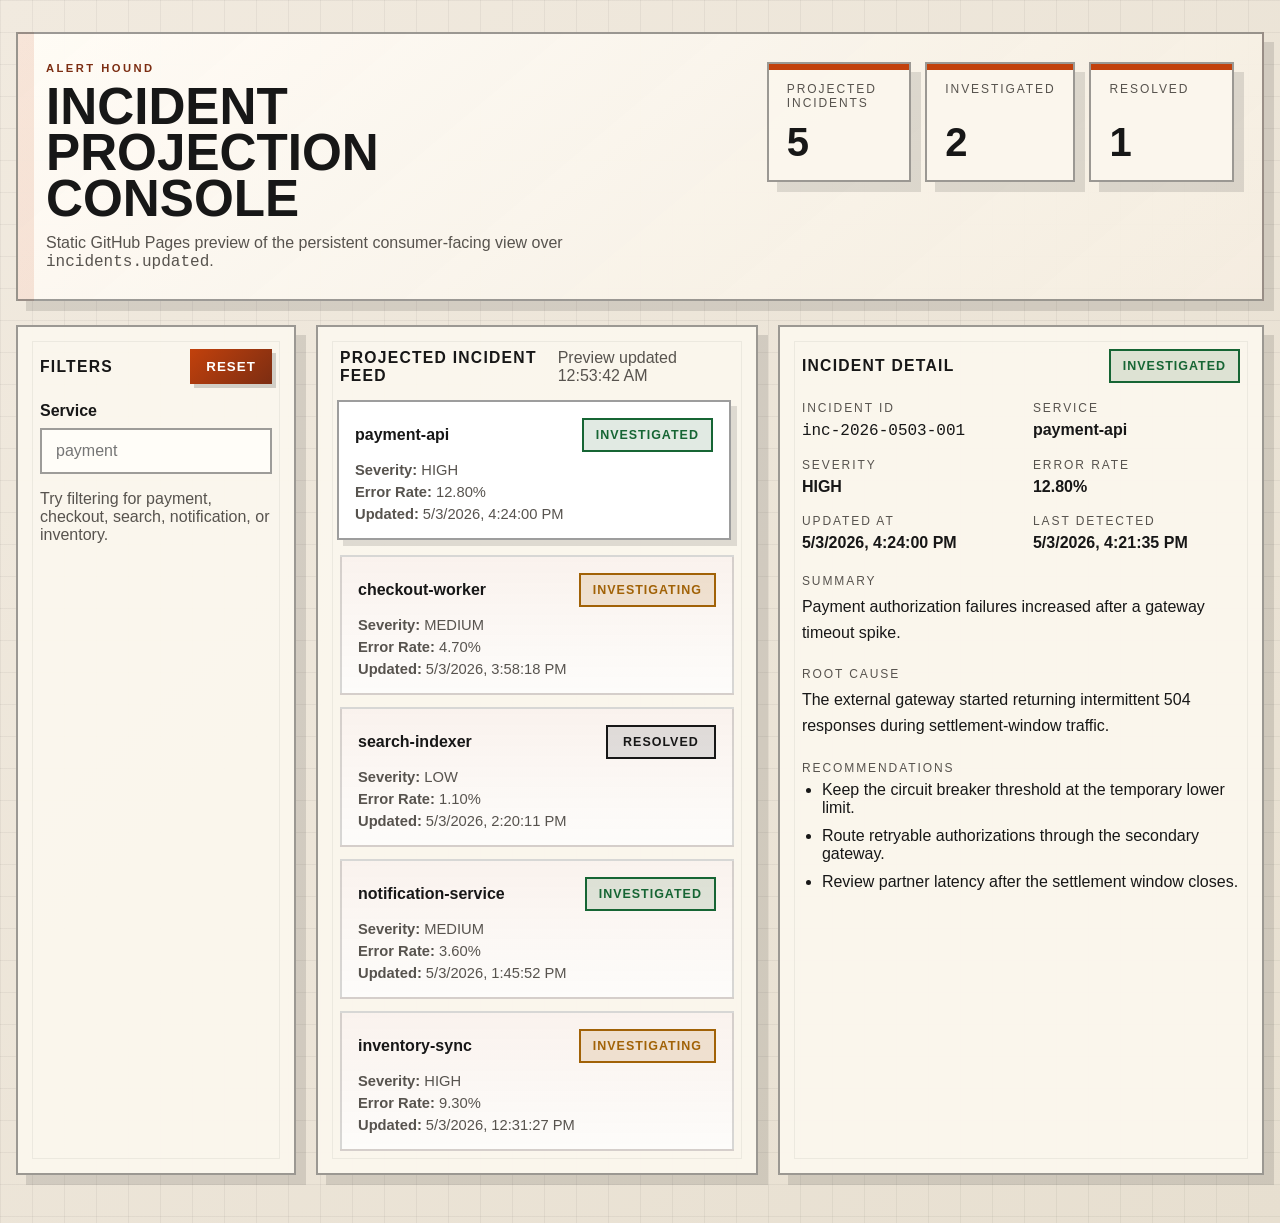
<file: docs/index.html>
<!DOCTYPE html>
<html lang="en">
<head>
    <meta charset="UTF-8">
    <meta name="viewport" content="width=device-width, initial-scale=1.0">
    <title>Alert Hound Dashboard Preview</title>
    <style>
        :root {
            --bg: #efe9dc;
            --surface: rgba(251, 247, 238, 0.96);
            --surface-strong: #fffdf8;
            --text: #171717;
            --muted: #57534e;
            --line: rgba(23, 23, 23, 0.16);
            --line-strong: rgba(23, 23, 23, 0.42);
            --accent: #c2410c;
            --accent-strong: #7c2d12;
            --success: #166534;
            --warning: #a16207;
            --shadow: 10px 10px 0 rgba(23, 23, 23, 0.12);
        }

        * {
            box-sizing: border-box;
        }

        body {
            margin: 0;
            font-family: "Bahnschrift", "Aptos Narrow", "Trebuchet MS", sans-serif;
            color: var(--text);
            background:
                linear-gradient(rgba(23, 23, 23, 0.05) 1px, transparent 1px),
                linear-gradient(90deg, rgba(23, 23, 23, 0.05) 1px, transparent 1px),
                linear-gradient(135deg, #f1eadf 0%, #e7dfd0 100%);
            background-size: 32px 32px, 32px 32px, auto;
            min-height: 100vh;
        }

        code {
            font-family: "Cascadia Code", "IBM Plex Mono", "Consolas", monospace;
        }

        .shell {
            width: min(1400px, calc(100% - 32px));
            margin: 0 auto;
            padding: 32px 0 48px;
        }

        .hero {
            display: grid;
            grid-template-columns: 1.5fr 1fr;
            gap: 20px;
            padding: 28px;
            border: 2px solid var(--line-strong);
            background:
                linear-gradient(90deg, rgba(194, 65, 12, 0.12) 0, rgba(194, 65, 12, 0.12) 16px, transparent 16px, transparent 100%),
                linear-gradient(140deg, rgba(255, 252, 246, 0.98), rgba(245, 237, 224, 0.94));
            box-shadow: var(--shadow);
        }

        .eyebrow {
            margin: 0 0 10px;
            text-transform: uppercase;
            letter-spacing: 0.22em;
            font-size: 0.7rem;
            color: var(--accent-strong);
            font-weight: 700;
        }

        .hero h1 {
            margin: 0 0 12px;
            font-size: clamp(2.1rem, 4vw, 4rem);
            line-height: 0.9;
            letter-spacing: 0;
            text-transform: uppercase;
            max-width: 10ch;
        }

        .lede {
            margin: 0;
            max-width: 60ch;
            color: var(--muted);
            font-size: 1rem;
        }

        .hero-metrics {
            display: grid;
            grid-template-columns: repeat(3, 1fr);
            gap: 14px;
            align-self: start;
        }

        .metric-card,
        .panel {
            border: 2px solid var(--line-strong);
            background: var(--surface);
            box-shadow: var(--shadow);
        }

        .metric-card {
            padding: 18px;
            min-height: 120px;
            display: flex;
            flex-direction: column;
            justify-content: space-between;
            position: relative;
        }

        .metric-card::before {
            content: "";
            position: absolute;
            inset: 0;
            border-top: 6px solid var(--accent);
            pointer-events: none;
        }

        .metric-card strong {
            font-size: 2.5rem;
            line-height: 1;
        }

        .metric-label,
        .detail-label {
            display: block;
            margin-bottom: 6px;
            font-size: 0.75rem;
            text-transform: uppercase;
            letter-spacing: 0.16em;
            color: var(--muted);
        }

        .layout {
            display: grid;
            grid-template-columns: 280px minmax(320px, 1fr) minmax(360px, 1.1fr);
            gap: 20px;
            margin-top: 24px;
        }

        .panel {
            padding: 22px;
        }

        .panel-header {
            display: flex;
            align-items: center;
            justify-content: space-between;
            gap: 12px;
            margin-bottom: 18px;
        }

        .panel-header h2 {
            margin: 0;
            font-size: 0.98rem;
            text-transform: uppercase;
            letter-spacing: 0.08em;
        }

        .field {
            display: block;
        }

        .field span {
            display: block;
            margin-bottom: 8px;
            font-weight: 600;
        }

        .field input {
            width: 100%;
            padding: 12px 14px;
            border: 2px solid var(--line-strong);
            background: var(--surface-strong);
            color: var(--text);
            font: inherit;
        }

        button {
            border: 0;
            padding: 10px 16px;
            background: linear-gradient(135deg, var(--accent), var(--accent-strong));
            color: white;
            font-weight: 700;
            cursor: pointer;
            text-transform: uppercase;
            letter-spacing: 0.08em;
            box-shadow: 4px 4px 0 rgba(23, 23, 23, 0.18);
        }

        button:hover {
            transform: translate(-2px, -2px);
            box-shadow: 6px 6px 0 rgba(23, 23, 23, 0.18);
        }

        .hint,
        .muted,
        .state {
            color: var(--muted);
        }

        .incident-list {
            display: grid;
            gap: 12px;
        }

        .incident-card {
            border: 2px solid var(--line);
            padding: 16px;
            background:
                linear-gradient(180deg, rgba(194, 65, 12, 0.05), rgba(194, 65, 12, 0)),
                rgba(255, 255, 255, 0.74);
            transition: transform 160ms ease, border-color 160ms ease, background 160ms ease, box-shadow 160ms ease;
            cursor: pointer;
        }

        .incident-card:hover,
        .incident-card.active {
            transform: translate(-3px, -3px);
            border-color: var(--line-strong);
            background: white;
            box-shadow: 6px 6px 0 rgba(23, 23, 23, 0.12);
        }

        .incident-card-head {
            display: flex;
            align-items: center;
            justify-content: space-between;
            gap: 12px;
            margin-bottom: 10px;
        }

        .incident-card h3 {
            margin: 0;
            font-size: 1rem;
        }

        .incident-meta {
            display: grid;
            gap: 6px;
            font-size: 0.92rem;
            color: var(--muted);
        }

        .badge {
            display: inline-flex;
            align-items: center;
            justify-content: center;
            min-width: 110px;
            padding: 8px 12px;
            border: 2px solid currentColor;
            font-size: 0.78rem;
            font-weight: 700;
            text-transform: uppercase;
            letter-spacing: 0.08em;
        }

        .badge.investigated {
            background: rgba(47, 107, 59, 0.14);
            color: var(--success);
        }

        .badge.resolved {
            background: rgba(31, 41, 51, 0.12);
            color: var(--text);
        }

        .badge.investigating,
        .badge.active {
            background: rgba(160, 90, 0, 0.14);
            color: var(--warning);
        }

        .badge.neutral {
            background: rgba(31, 41, 51, 0.08);
            color: var(--muted);
        }

        .hidden {
            display: none;
        }

        .detail-grid {
            display: grid;
            grid-template-columns: repeat(2, minmax(0, 1fr));
            gap: 18px 24px;
        }

        .detail-section {
            margin-top: 22px;
        }

        .detail-section p {
            margin: 0;
            line-height: 1.6;
        }

        .recommendations {
            margin: 0;
            padding-left: 20px;
            display: grid;
            gap: 10px;
        }

        .controls-panel,
        .list-panel,
        .details-panel {
            position: relative;
        }

        .controls-panel::after,
        .list-panel::after,
        .details-panel::after {
            content: "";
            position: absolute;
            inset: 14px;
            border: 1px solid rgba(23, 23, 23, 0.06);
            pointer-events: none;
        }

        @media (max-width: 1120px) {
            .hero,
            .layout {
                grid-template-columns: 1fr;
            }

            .hero-metrics {
                grid-template-columns: repeat(3, 1fr);
            }
        }

        @media (max-width: 700px) {
            .shell {
                width: min(100% - 20px, 100%);
                padding-top: 20px;
            }

            .hero,
            .panel {
                padding: 18px;
            }

            .hero-metrics {
                grid-template-columns: 1fr;
            }

            .detail-grid {
                grid-template-columns: 1fr;
            }
        }
    </style>
</head>
<body>
<div class="shell">
    <header class="hero">
        <div class="hero-copy">
            <p class="eyebrow">Alert Hound</p>
            <h1>Incident Projection Console</h1>
            <p class="lede">Static GitHub Pages preview of the persistent consumer-facing view over <code>incidents.updated</code>.</p>
        </div>
        <div class="hero-metrics">
            <article class="metric-card">
                <span class="metric-label">Projected Incidents</span>
                <strong id="metric-total">0</strong>
            </article>
            <article class="metric-card">
                <span class="metric-label">Investigated</span>
                <strong id="metric-investigated">0</strong>
            </article>
            <article class="metric-card">
                <span class="metric-label">Resolved</span>
                <strong id="metric-resolved">0</strong>
            </article>
        </div>
    </header>

    <main class="layout">
        <section class="panel controls-panel">
            <div class="panel-header">
                <h2>Filters</h2>
                <button id="refresh-button" type="button">Reset</button>
            </div>
            <label class="field">
                <span>Service</span>
                <input id="service-filter" type="text" placeholder="payment">
            </label>
            <p class="hint">Try filtering for payment, checkout, search, notification, or inventory.</p>
        </section>

        <section class="panel list-panel">
            <div class="panel-header">
                <h2>Projected Incident Feed</h2>
                <span id="last-sync" class="muted">Sample data</span>
            </div>
            <div id="list-state" class="state">Loading projected incidents...</div>
            <div id="incident-list" class="incident-list"></div>
        </section>

        <section class="panel details-panel">
            <div class="panel-header">
                <h2>Incident Detail</h2>
                <span id="detail-status" class="badge neutral">No selection</span>
            </div>
            <div id="detail-empty" class="state">Select an incident from the feed to inspect the persistent projection.</div>
            <div id="detail-content" class="detail-content hidden">
                <div class="detail-grid">
                    <div>
                        <span class="detail-label">Incident ID</span>
                        <code id="detail-id"></code>
                    </div>
                    <div>
                        <span class="detail-label">Service</span>
                        <strong id="detail-service"></strong>
                    </div>
                    <div>
                        <span class="detail-label">Severity</span>
                        <strong id="detail-severity"></strong>
                    </div>
                    <div>
                        <span class="detail-label">Error Rate</span>
                        <strong id="detail-error-rate"></strong>
                    </div>
                    <div>
                        <span class="detail-label">Updated At</span>
                        <strong id="detail-updated-at"></strong>
                    </div>
                    <div>
                        <span class="detail-label">Last Detected</span>
                        <strong id="detail-last-detected"></strong>
                    </div>
                </div>

                <section class="detail-section">
                    <span class="detail-label">Summary</span>
                    <p id="detail-summary"></p>
                </section>

                <section class="detail-section">
                    <span class="detail-label">Root Cause</span>
                    <p id="detail-root-cause"></p>
                </section>

                <section class="detail-section">
                    <span class="detail-label">Recommendations</span>
                    <ul id="detail-recommendations" class="recommendations"></ul>
                </section>
            </div>
        </section>
    </main>
</div>

<script>
    const sampleIncidents = [
        {
            incidentId: "inc-2026-0503-001",
            service: "payment-api",
            severity: "HIGH",
            status: "INVESTIGATED",
            errorRate: 0.128,
            updatedAt: "2026-05-03T16:24:00Z",
            lastDetectedAt: "2026-05-03T16:21:35Z",
            summary: "Payment authorization failures increased after a gateway timeout spike.",
            rootCause: "The external gateway started returning intermittent 504 responses during settlement-window traffic.",
            recommendations: [
                "Keep the circuit breaker threshold at the temporary lower limit.",
                "Route retryable authorizations through the secondary gateway.",
                "Review partner latency after the settlement window closes."
            ]
        },
        {
            incidentId: "inc-2026-0503-002",
            service: "checkout-worker",
            severity: "MEDIUM",
            status: "INVESTIGATING",
            errorRate: 0.047,
            updatedAt: "2026-05-03T15:58:18Z",
            lastDetectedAt: "2026-05-03T15:56:42Z",
            summary: "Checkout jobs are completing slowly and causing queue depth to climb.",
            rootCause: "The projection shows slower downstream inventory lookups, but the source service is still being checked.",
            recommendations: [
                "Increase worker concurrency for the checkout queue.",
                "Track queue age until the backlog returns to normal.",
                "Compare current inventory latency against the last stable deployment."
            ]
        },
        {
            incidentId: "inc-2026-0503-003",
            service: "search-indexer",
            severity: "LOW",
            status: "RESOLVED",
            errorRate: 0.011,
            updatedAt: "2026-05-03T14:20:11Z",
            lastDetectedAt: "2026-05-03T14:13:08Z",
            summary: "Index refresh lag briefly exceeded the alert threshold for catalog updates.",
            rootCause: "A scheduled compaction job competed with the incremental indexing task.",
            recommendations: [
                "Keep compaction outside peak catalog update windows.",
                "Retain the lag dashboard annotation for the next review."
            ]
        },
        {
            incidentId: "inc-2026-0503-004",
            service: "notification-service",
            severity: "MEDIUM",
            status: "INVESTIGATED",
            errorRate: 0.036,
            updatedAt: "2026-05-03T13:45:52Z",
            lastDetectedAt: "2026-05-03T13:40:16Z",
            summary: "Email delivery attempts had elevated provider rejections.",
            rootCause: "A template rollout produced malformed unsubscribe metadata for one campaign segment.",
            recommendations: [
                "Keep the affected template disabled.",
                "Replay failed sends only after metadata validation passes.",
                "Add template validation to the release checklist."
            ]
        },
        {
            incidentId: "inc-2026-0503-005",
            service: "inventory-sync",
            severity: "HIGH",
            status: "INVESTIGATING",
            errorRate: 0.093,
            updatedAt: "2026-05-03T12:31:27Z",
            lastDetectedAt: "2026-05-03T12:29:59Z",
            summary: "Inventory updates from warehouse partners are arriving out of order.",
            rootCause: "The consumer projection shows conflicting version numbers from two partner feeds.",
            recommendations: [
                "Reject stale updates until feed ordering is confirmed.",
                "Pin reconciliation to the newest partner sequence.",
                "Escalate persistent version conflicts to partner operations."
            ]
        }
    ];

    const state = {
        incidents: [...sampleIncidents],
        selectedIncidentId: sampleIncidents[0].incidentId
    };

    const elements = {
        metricTotal: document.getElementById("metric-total"),
        metricInvestigated: document.getElementById("metric-investigated"),
        metricResolved: document.getElementById("metric-resolved"),
        serviceFilter: document.getElementById("service-filter"),
        refreshButton: document.getElementById("refresh-button"),
        lastSync: document.getElementById("last-sync"),
        listState: document.getElementById("list-state"),
        incidentList: document.getElementById("incident-list"),
        detailEmpty: document.getElementById("detail-empty"),
        detailContent: document.getElementById("detail-content"),
        detailStatus: document.getElementById("detail-status"),
        detailId: document.getElementById("detail-id"),
        detailService: document.getElementById("detail-service"),
        detailSeverity: document.getElementById("detail-severity"),
        detailErrorRate: document.getElementById("detail-error-rate"),
        detailUpdatedAt: document.getElementById("detail-updated-at"),
        detailLastDetected: document.getElementById("detail-last-detected"),
        detailSummary: document.getElementById("detail-summary"),
        detailRootCause: document.getElementById("detail-root-cause"),
        detailRecommendations: document.getElementById("detail-recommendations")
    };

    elements.refreshButton.addEventListener("click", () => {
        elements.serviceFilter.value = "";
        applyFilter();
    });

    elements.serviceFilter.addEventListener("input", applyFilter);

    render();

    function applyFilter() {
        const service = elements.serviceFilter.value.trim().toLowerCase();
        state.incidents = sampleIncidents.filter((incident) => incident.service.toLowerCase().includes(service));

        if (!state.incidents.some((incident) => incident.incidentId === state.selectedIncidentId)) {
            state.selectedIncidentId = state.incidents[0]?.incidentId || null;
        }

        render();
    }

    function render() {
        renderMetrics();
        renderList();
        renderDetail();
        elements.lastSync.textContent = `Preview updated ${new Date().toLocaleTimeString()}`;
    }

    function renderMetrics() {
        elements.metricTotal.textContent = String(state.incidents.length);
        elements.metricInvestigated.textContent = String(state.incidents.filter((incident) => incident.status === "INVESTIGATED").length);
        elements.metricResolved.textContent = String(state.incidents.filter((incident) => incident.status === "RESOLVED").length);
    }

    function renderList() {
        if (state.incidents.length === 0) {
            elements.listState.textContent = "No projected incidents found for the current filter.";
            elements.listState.hidden = false;
            elements.incidentList.innerHTML = "";
            return;
        }

        elements.listState.hidden = true;
        elements.incidentList.innerHTML = state.incidents.map((incident) => `
            <article class="incident-card ${incident.incidentId === state.selectedIncidentId ? "active" : ""}" data-incident-id="${incident.incidentId}">
                <div class="incident-card-head">
                    <h3>${escapeHtml(incident.service)}</h3>
                    <span class="badge ${badgeClass(incident.status)}">${escapeHtml(incident.status)}</span>
                </div>
                <div class="incident-meta">
                    <span><strong>Severity:</strong> ${escapeHtml(incident.severity)}</span>
                    <span><strong>Error Rate:</strong> ${formatPercent(incident.errorRate)}</span>
                    <span><strong>Updated:</strong> ${formatDateTime(incident.updatedAt)}</span>
                </div>
            </article>
        `).join("");

        document.querySelectorAll(".incident-card").forEach((card) => {
            card.addEventListener("click", () => {
                state.selectedIncidentId = card.dataset.incidentId;
                render();
            });
        });
    }

    function renderDetail() {
        const incident = state.incidents.find((candidate) => candidate.incidentId === state.selectedIncidentId);
        if (!incident) {
            clearDetail();
            return;
        }

        elements.detailEmpty.classList.add("hidden");
        elements.detailContent.classList.remove("hidden");
        elements.detailStatus.className = `badge ${badgeClass(incident.status)}`;
        elements.detailStatus.textContent = incident.status;
        elements.detailId.textContent = incident.incidentId;
        elements.detailService.textContent = incident.service;
        elements.detailSeverity.textContent = incident.severity;
        elements.detailErrorRate.textContent = formatPercent(incident.errorRate);
        elements.detailUpdatedAt.textContent = formatDateTime(incident.updatedAt);
        elements.detailLastDetected.textContent = formatDateTime(incident.lastDetectedAt);
        elements.detailSummary.textContent = incident.summary || "No summary available.";
        elements.detailRootCause.textContent = incident.rootCause || "No root cause available.";
        elements.detailRecommendations.innerHTML = (incident.recommendations || [])
            .map((recommendation) => `<li>${escapeHtml(recommendation)}</li>`)
            .join("") || "<li>No recommendations available.</li>";
    }

    function clearDetail() {
        elements.detailEmpty.classList.remove("hidden");
        elements.detailContent.classList.add("hidden");
        elements.detailStatus.className = "badge neutral";
        elements.detailStatus.textContent = "No selection";
    }

    function badgeClass(status) {
        return (status || "").toLowerCase() || "neutral";
    }

    function formatPercent(value) {
        return `${(Number(value || 0) * 100).toFixed(2)}%`;
    }

    function formatDateTime(value) {
        if (!value) {
            return "N/A";
        }

        return new Date(value).toLocaleString();
    }

    function escapeHtml(value) {
        return String(value ?? "")
            .replaceAll("&", "&amp;")
            .replaceAll("<", "&lt;")
            .replaceAll(">", "&gt;")
            .replaceAll("\"", "&quot;")
            .replaceAll("'", "&#39;");
    }
</script>
</body>
</html>
</file>
